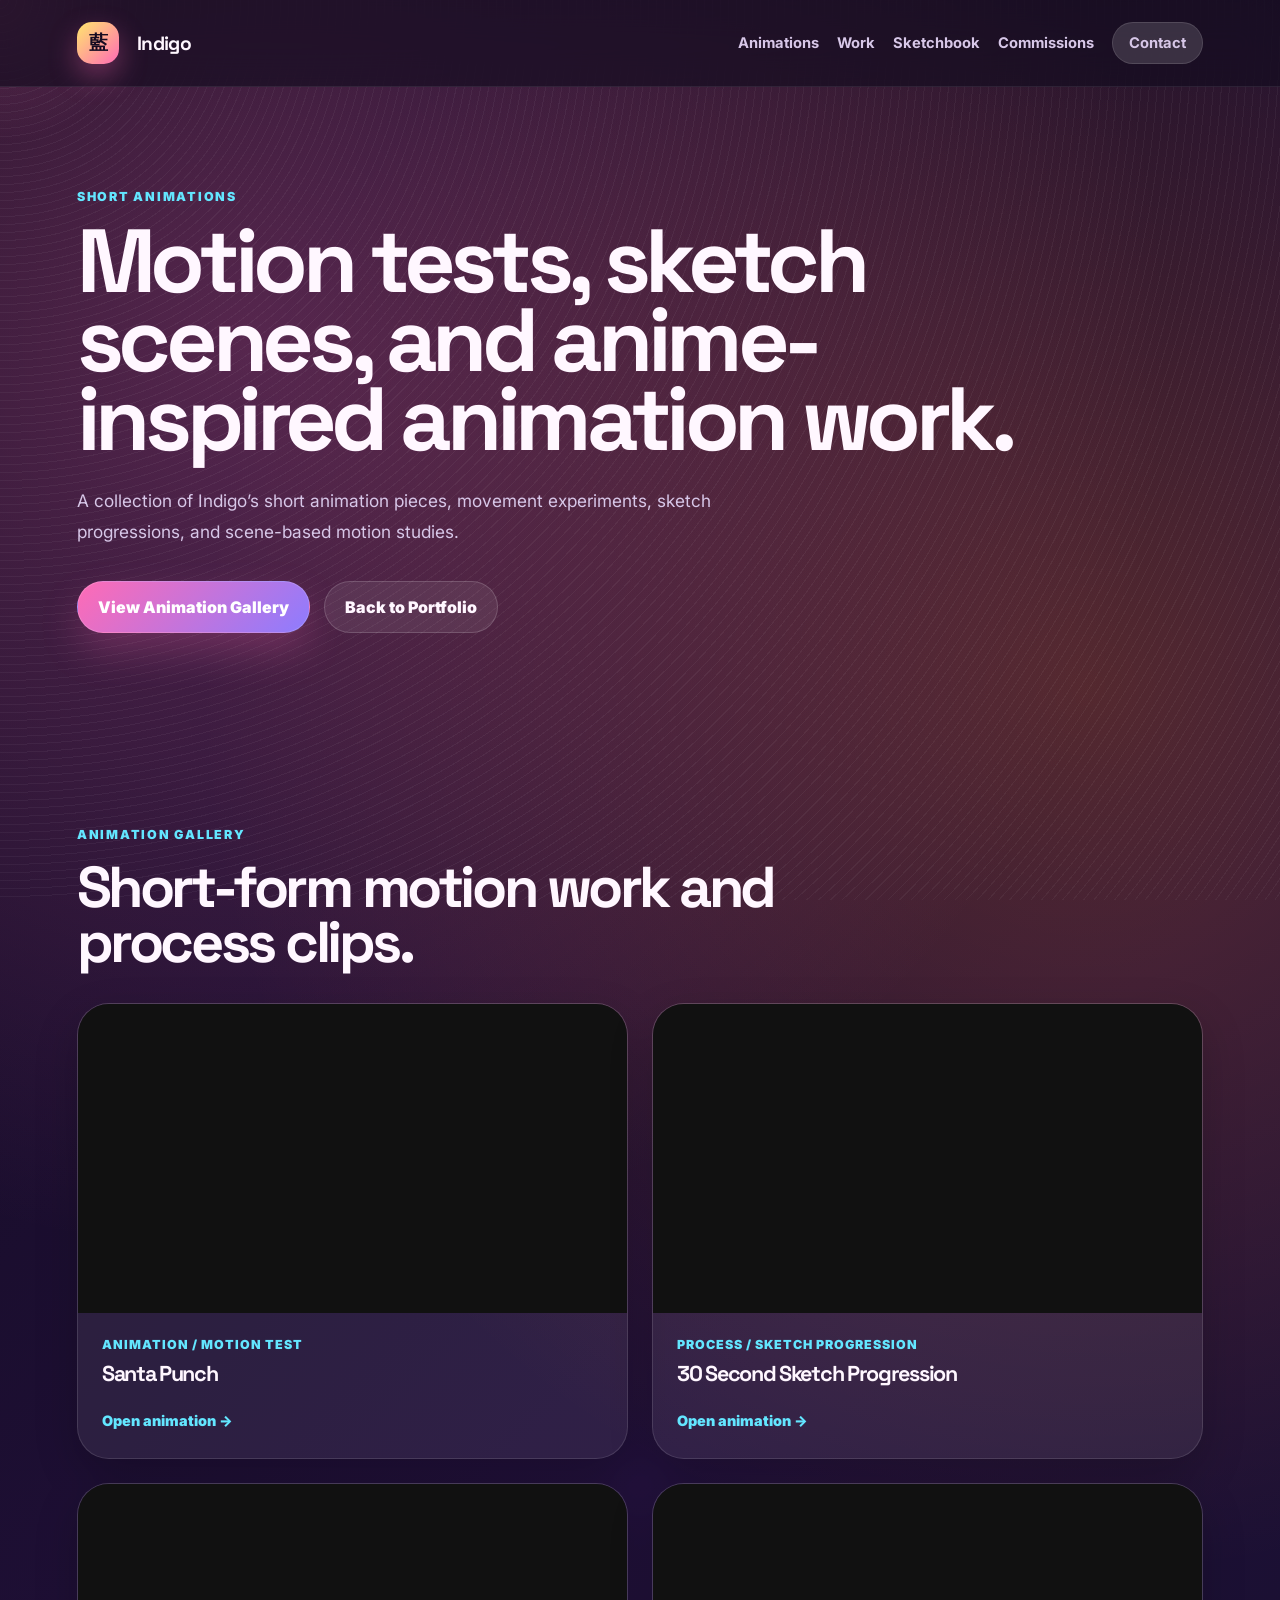
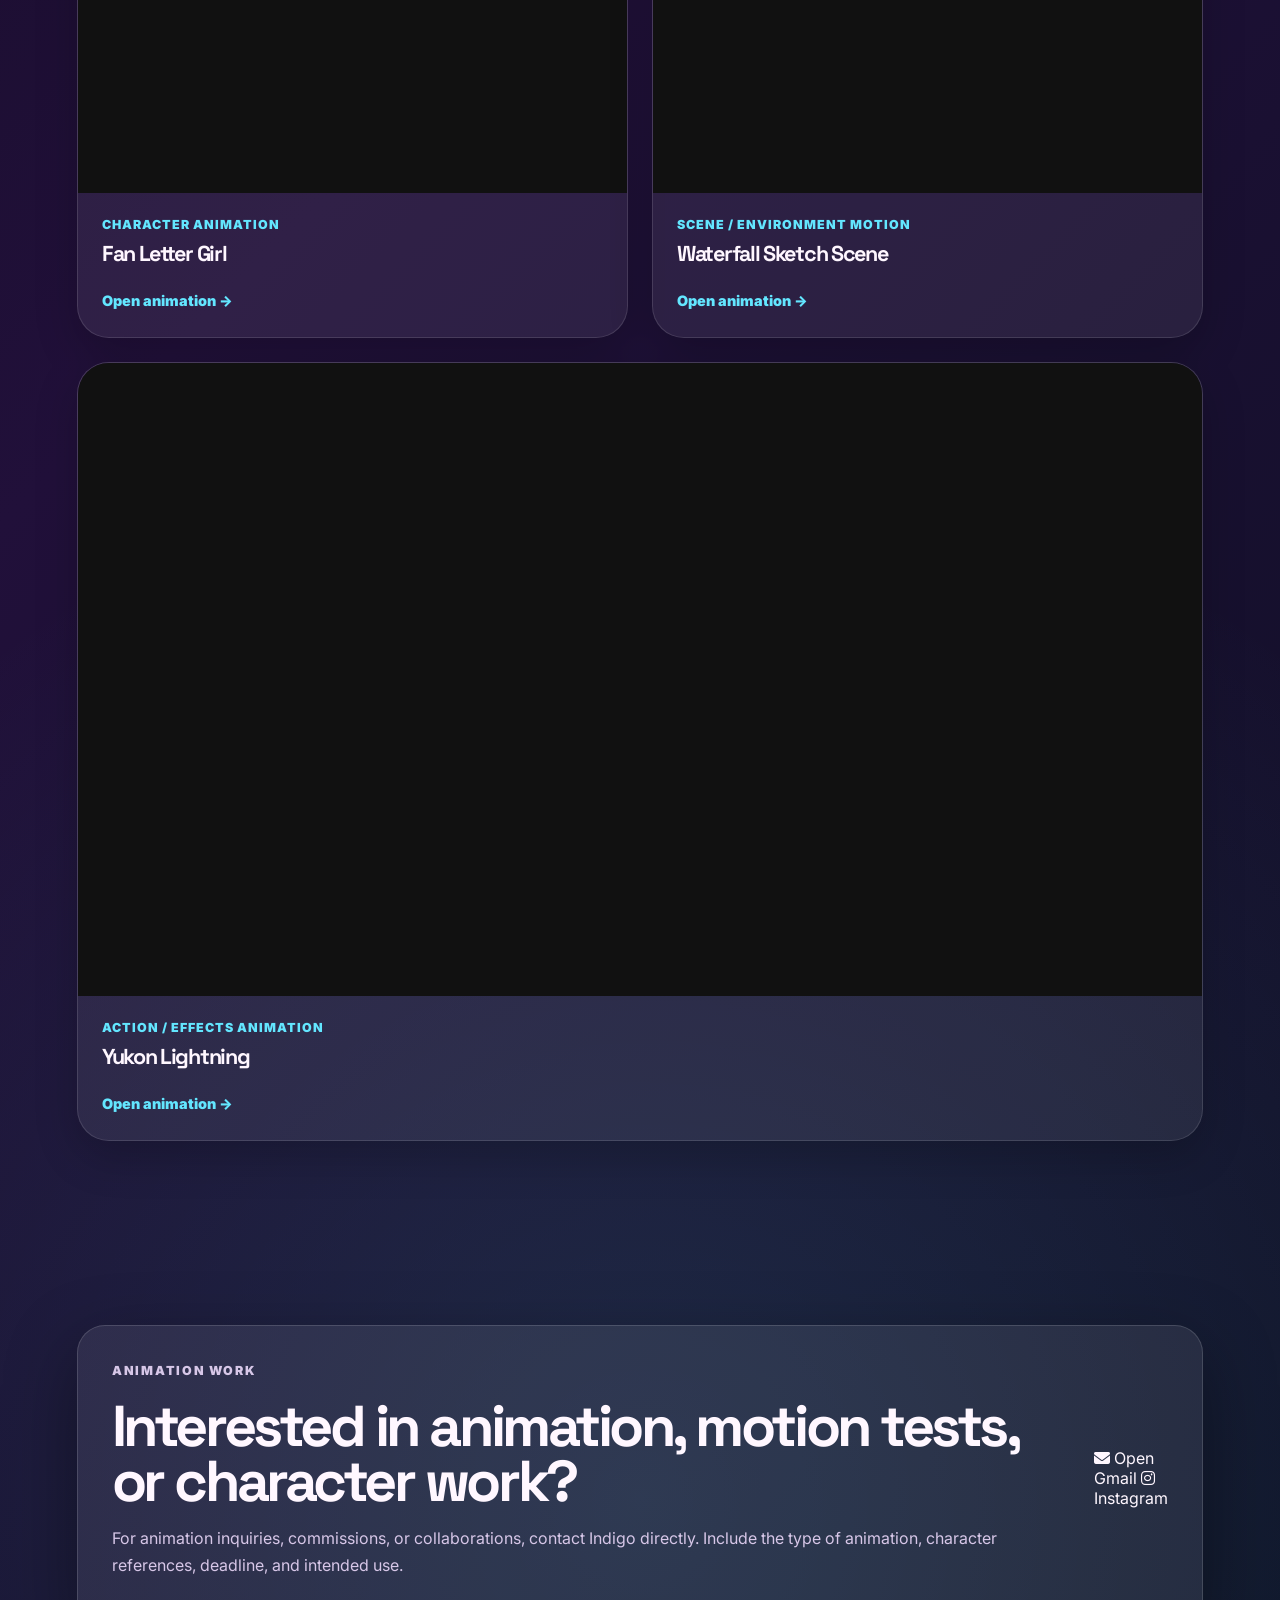
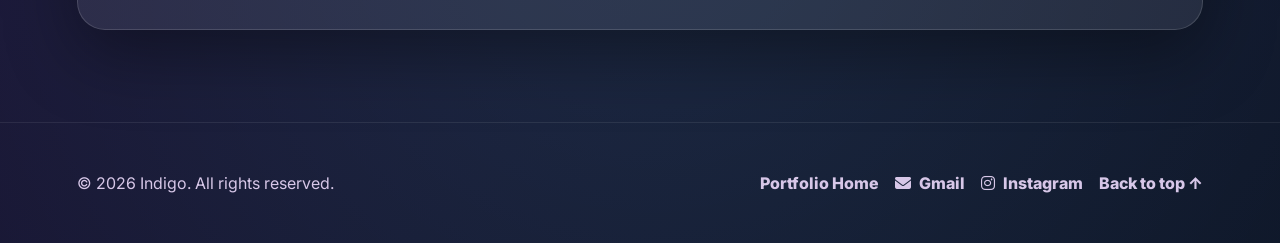
<file: animations.html>
<!DOCTYPE html>
<html lang="en">
<head>
  <meta charset="UTF-8" />
  <meta name="viewport" content="width=device-width, initial-scale=1.0" />

  <title>Indigo | Short Animations</title>

  <link rel="preconnect" href="https://fonts.googleapis.com">
  <link rel="preconnect" href="https://fonts.gstatic.com" crossorigin>

  <link href="https://fonts.googleapis.com/css2?family=Inter:wght@400;500;700;900&family=Space+Grotesk:wght@500;700&display=swap" rel="stylesheet">

  <link rel="stylesheet" href="https://cdnjs.cloudflare.com/ajax/libs/font-awesome/6.5.1/css/all.min.css">

  <link rel="stylesheet" href="style.css" />
</head>

<body>
  <div class="cursor-glow"></div>
  <div class="grain"></div>

  <header class="site-header">
    <a href="index.html#top" class="brand" aria-label="Indigo home">
      <span class="brand-mark">藍</span>
      <span>Indigo</span>
    </a>

    <button class="menu-toggle" aria-label="Open navigation" aria-expanded="false">
      <span></span>
      <span></span>
    </button>

    <nav class="nav-links">
      <a href="animations.html">Animations</a>
      <a href="index.html#work">Work</a>
      <a href="index.html#sketchbook">Sketchbook</a>
      <a href="index.html#commissions">Commissions</a>
      <a href="index.html#info" class="pill-link">Contact</a>
    </nav>
  </header>

  <main id="top">

    <section class="page-hero section-pad">
      <div class="page-hero-copy reveal">
        <p class="eyebrow">Short Animations</p>
        <h1>Motion tests, sketch scenes, and anime-inspired animation work.</h1>

        <p class="hero-text">
          A collection of Indigo’s short animation pieces, movement experiments,
          sketch progressions, and scene-based motion studies.
        </p>

        <div class="hero-actions">
          <a href="#animations" class="button primary">View Animation Gallery</a>
          <a href="index.html" class="button ghost">Back to Portfolio</a>
        </div>
      </div>
    </section>

    <section id="animations" class="animations-section section-pad">
      <div class="section-heading reveal">
        <p class="eyebrow">Animation Gallery</p>
        <h2>Short-form motion work and process clips.</h2>
      </div>

      <div class="animation-grid">

        <button
          class="animation-card reveal"
          data-video="videos/SANTAPUNCH_Indigo_Final.mp4"
          data-title="Santa Punch"
          data-type="Animation / Motion Test"
          data-year="2025"
          data-description="A short action-focused animation built around impact, timing, and character energy."
        >
          <div class="animation-video-wrap">
            <video class="animation-preview" autoplay muted loop playsinline preload="metadata">
              <source src="videos/SANTAPUNCH_Indigo_Final.mp4" type="video/mp4">
            </video>
          </div>

          <div class="animation-info">
            <p>Animation / Motion Test</p>
            <h3>Santa Punch</h3>
            <span>Open animation →</span>
          </div>
        </button>

        <button
          class="animation-card reveal"
          data-video="videos/30sec_Sketch_Progression.mp4"
          data-title="30 Second Sketch Progression"
          data-type="Process / Sketch Progression"
          data-year="2025"
          data-description="A short progress clip showing how a sketch develops through motion and visual buildup."
        >
          <div class="animation-video-wrap">
            <video class="animation-preview" autoplay muted loop playsinline preload="metadata">
              <source src="videos/30sec_Sketch_Progression.mp4" type="video/mp4">
            </video>
          </div>

          <div class="animation-info">
            <p>Process / Sketch Progression</p>
            <h3>30 Second Sketch Progression</h3>
            <span>Open animation →</span>
          </div>
        </button>

        <button
          class="animation-card reveal"
          data-video="videos/MePachifront_FanLetterGirl.mp4"
          data-title="Fan Letter Girl"
          data-type="Character Animation"
          data-year="2025"
          data-description="A character-focused animation clip centered on expression, timing, and visual storytelling."
        >
          <div class="animation-video-wrap">
            <video class="animation-preview" autoplay muted loop playsinline preload="metadata">
              <source src="videos/MePachifront_FanLetterGirl.mp4" type="video/mp4">
            </video>
          </div>

          <div class="animation-info">
            <p>Character Animation</p>
            <h3>Fan Letter Girl</h3>
            <span>Open animation →</span>
          </div>
        </button>

        <button
          class="animation-card reveal"
          data-video="videos/Waterfall_Sketch_Scene.mp4"
          data-title="Waterfall Sketch Scene"
          data-type="Scene / Environment Motion"
          data-year="2025"
          data-description="A scene-based motion study using environment, atmosphere, and sketch-style movement."
        >
          <div class="animation-video-wrap">
            <video class="animation-preview" autoplay muted loop playsinline preload="metadata">
              <source src="videos/Waterfall_Sketch_Scene.mp4" type="video/mp4">
            </video>
          </div>

          <div class="animation-info">
            <p>Scene / Environment Motion</p>
            <h3>Waterfall Sketch Scene</h3>
            <span>Open animation →</span>
          </div>
        </button>

        <button
          class="animation-card reveal wide-animation-card"
          data-video="videos/Yukonlightning2ndkey.mp4"
          data-title="Yukon Lightning"
          data-type="Action / Effects Animation"
          data-year="2025"
          data-description="An action and effects animation test focused on energy, timing, and dramatic movement."
        >
          <div class="animation-video-wrap">
            <video class="animation-preview" autoplay muted loop playsinline preload="metadata">
              <source src="videos/Yukonlightning2ndkey.mp4" type="video/mp4">
            </video>
          </div>

          <div class="animation-info">
            <p>Action / Effects Animation</p>
            <h3>Yukon Lightning</h3>
            <span>Open animation →</span>
          </div>
        </button>

      </div>
    </section>

    <section class="animation-cta section-pad reveal">
      <div class="info-card">
        <div>
          <p class="eyebrow">Animation Work</p>
          <h2>Interested in animation, motion tests, or character work?</h2>

          <p>
            For animation inquiries, commissions, or collaborations, contact Indigo directly.
            Include the type of animation, character references, deadline, and intended use.
          </p>
        </div>

        <div class="contact-panel">
          <a href="https://mail.google.com/mail/?view=cm&amp;fs=1&amp;to=indigoblade609@gmail.com&amp;su=Animation%20Inquiry%20for%20Indigo" target="_blank" rel="noopener noreferrer">
            <i class="fa-solid fa-envelope"></i>
            <span>Open Gmail</span>
          </a>

          <a href="https://www.instagram.com/indigo_jp/" target="_blank" rel="noopener noreferrer">
            <i class="fa-brands fa-instagram"></i>
            <span>Instagram</span>
          </a>
        </div>
      </div>
    </section>

  </main>

  <div class="video-modal" id="videoModal" aria-hidden="true">
    <div class="video-modal-overlay" data-close-video-modal></div>

    <div class="video-modal-content" role="dialog" aria-modal="true" aria-labelledby="videoModalTitle">
      <button class="modal-close" type="button" aria-label="Close animation" data-close-video-modal>×</button>

      <div class="video-modal-player">
        <video id="modalVideo" controls playsinline>
          <source id="modalVideoSource" src="" type="video/mp4">
          Your browser does not support the video tag.
        </video>
      </div>

      <div class="video-modal-info">
        <p class="eyebrow" id="videoModalType">Animation Type</p>
        <h2 id="videoModalTitle">Animation Title</h2>

        <div class="project-meta">
          <span id="videoModalYear">Year</span>
          <span>MP4 Video</span>
        </div>

        <p id="videoModalDescription">
          Animation description goes here.
        </p>

        <a href="https://mail.google.com/mail/?view=cm&amp;fs=1&amp;to=indigoblade609@gmail.com&amp;su=Animation%20Inquiry%20for%20Indigo" target="_blank" rel="noopener noreferrer" class="button primary">
          <i class="fa-solid fa-envelope"></i>
          Inquire About Animation
        </a>
      </div>
    </div>
  </div>

  <footer class="footer">
    <p>© 2026 Indigo. All rights reserved.</p>

    <div class="footer-links">
      <a href="index.html">Portfolio Home</a>

      <a href="https://mail.google.com/mail/?view=cm&amp;fs=1&amp;to=indigoblade609@gmail.com&amp;su=Animation%20Inquiry%20for%20Indigo" target="_blank" rel="noopener noreferrer">
        <i class="fa-solid fa-envelope"></i>
        Gmail
      </a>

      <a href="https://www.instagram.com/indigo_jp/" target="_blank" rel="noopener noreferrer">
        <i class="fa-brands fa-instagram"></i>
        Instagram
      </a>

      <a href="#top">Back to top ↑</a>
    </div>
  </footer>

  <script src="script.js"></script>
</body>
</html>
</file>
<file: style.css>
:root {
  --bg: #120b1f;
  --panel: rgba(255, 255, 255, 0.08);
  --panel-strong: rgba(255, 255, 255, 0.14);
  --text: #fff7ff;
  --muted: #d7c7e8;
  --pink: #ff6bb5;
  --violet: #8d7cff;
  --cyan: #63e6ff;
  --yellow: #ffe66d;
  --orange: #ff7a1a;
  --red: #ff2e1f;
  --shadow: 0 24px 70px rgba(0, 0, 0, 0.38);
  --radius: 28px;
}

* {
  box-sizing: border-box;
}

html {
  scroll-behavior: smooth;
}

body {
  margin: 0;
  font-family: Inter, system-ui, sans-serif;
  color: var(--text);
  background:
    radial-gradient(circle at 20% 10%, rgba(255, 107, 181, 0.28), transparent 28%),
    radial-gradient(circle at 85% 20%, rgba(255, 122, 26, 0.24), transparent 30%),
    radial-gradient(circle at 50% 90%, rgba(99, 230, 255, 0.12), transparent 34%),
    linear-gradient(135deg, #120b1f 0%, #21103a 45%, #0c1022 100%);
  min-height: 100vh;
  overflow-x: hidden;
}

body.modal-open {
  overflow: hidden;
}

a {
  color: inherit;
  text-decoration: none;
}

button {
  font: inherit;
}

img {
  max-width: 100%;
}

.grain {
  position: fixed;
  inset: 0;
  pointer-events: none;
  opacity: 0.12;
  background-image: repeating-radial-gradient(
    circle at 0 0,
    rgba(255, 255, 255, 0.4) 0 1px,
    transparent 1px 8px
  );
  z-index: 1;
}

.cursor-glow {
  position: fixed;
  width: 320px;
  height: 320px;
  border-radius: 50%;
  background: radial-gradient(circle, rgba(255, 107, 181, 0.16), transparent 64%);
  pointer-events: none;
  transform: translate(-50%, -50%);
  z-index: 0;
}

.site-header {
  position: sticky;
  top: 0;
  z-index: 20;
  display: flex;
  align-items: center;
  justify-content: space-between;
  padding: 22px 6vw;
  backdrop-filter: blur(18px);
  background: rgba(18, 11, 31, 0.64);
  border-bottom: 1px solid rgba(255, 255, 255, 0.08);
}

.brand,
.nav-links {
  display: flex;
  align-items: center;
  gap: 18px;
}

.brand {
  font-family: "Space Grotesk", sans-serif;
  font-weight: 700;
  letter-spacing: -0.03em;
  font-size: 1.2rem;
}

.brand-mark {
  display: grid;
  place-items: center;
  width: 42px;
  height: 42px;
  border-radius: 15px;
  color: #160b22;
  background: linear-gradient(135deg, var(--yellow), var(--pink));
  box-shadow: 0 12px 28px rgba(255, 107, 181, 0.35);
}

.nav-links a {
  color: var(--muted);
  font-weight: 700;
  font-size: 0.92rem;
}

.nav-links a:hover {
  color: white;
}

.pill-link {
  padding: 11px 16px;
  border-radius: 999px;
  background: var(--panel-strong);
  border: 1px solid rgba(255, 255, 255, 0.12);
}

.menu-toggle {
  display: none;
}

.section-pad {
  padding: 92px 6vw;
  position: relative;
  z-index: 2;
}

.hero,
.page-hero {
  display: grid;
  grid-template-columns: minmax(0, 1.05fr) minmax(320px, 0.95fr);
  align-items: center;
  gap: 54px;
  min-height: calc(100vh - 88px);
}

.page-hero {
  grid-template-columns: 1fr;
  min-height: 72vh;
}

.eyebrow {
  color: var(--cyan);
  font-weight: 900;
  letter-spacing: 0.14em;
  text-transform: uppercase;
  font-size: 0.78rem;
  margin: 0 0 18px;
}

h1,
h2,
h3 {
  font-family: "Space Grotesk", sans-serif;
  letter-spacing: -0.06em;
  margin: 0;
}

h1 {
  font-size: clamp(3.2rem, 7vw, 7.5rem);
  line-height: 0.88;
  max-width: 980px;
}

h2 {
  font-size: clamp(2.1rem, 4.5vw, 4.6rem);
  line-height: 0.95;
}

h3 {
  font-size: 1.35rem;
}

.hero-text {
  color: var(--muted);
  max-width: 650px;
  line-height: 1.8;
  font-size: 1.08rem;
  margin: 26px 0 0;
}

.hero-actions {
  display: flex;
  flex-wrap: wrap;
  gap: 14px;
  margin-top: 34px;
}

.button {
  display: inline-flex;
  align-items: center;
  justify-content: center;
  gap: 10px;
  padding: 15px 20px;
  border-radius: 999px;
  font-weight: 900;
  border: 1px solid rgba(255, 255, 255, 0.16);
}

.small-button {
  margin-top: 18px;
}

.button.primary {
  background: linear-gradient(135deg, var(--pink), var(--violet));
  box-shadow: 0 18px 38px rgba(255, 107, 181, 0.22);
  color: white;
}

.button.ghost {
  background: rgba(255, 255, 255, 0.08);
}

.hero-art {
  position: relative;
  min-height: 620px;
  display: grid;
  place-items: center;
}

.hero-art::before {
  content: "";
  position: absolute;
  width: 440px;
  height: 440px;
  border-radius: 50%;
  background: radial-gradient(circle at 35% 35%, #fff8c7, #ff7a1a 42%, #ff2e1f 72%);
  filter: blur(0.2px);
  box-shadow: 0 0 90px rgba(255, 122, 26, 0.35);
  animation: float 6s ease-in-out infinite;
}

.hero-image-card {
  position: relative;
  width: min(460px, 88vw);
  height: 600px;
  border-radius: 48px;
  overflow: hidden;
  background: rgba(255, 255, 255, 0.08);
  border: 1px solid rgba(255, 255, 255, 0.22);
  box-shadow: var(--shadow);
  transform: rotate(2deg);
}

.hero-image-card img {
  width: 100%;
  height: 100%;
  object-fit: cover;
  display: block;
}

.section-heading {
  max-width: 860px;
  margin-bottom: 34px;
}

.featured-card,
.info-card {
  display: grid;
  grid-template-columns: auto 1fr;
  gap: 24px;
  align-items: center;
  padding: 34px;
  border-radius: var(--radius);
  background: var(--panel);
  border: 1px solid rgba(255, 255, 255, 0.14);
  box-shadow: var(--shadow);
}

.featured-card p,
.info-card p,
.project-info p,
.service-card p,
.modal-info p,
.video-copy p,
.animation-info span {
  color: var(--muted);
  line-height: 1.7;
}

.video-feature-card {
  display: grid;
  grid-template-columns: minmax(0, 1.2fr) minmax(280px, 0.8fr);
  gap: 28px;
  align-items: center;
  padding: 24px;
  border-radius: 34px;
  background: var(--panel);
  border: 1px solid rgba(255, 255, 255, 0.14);
  box-shadow: var(--shadow);
}

.video-wrap {
  border-radius: 26px;
  overflow: hidden;
  background: #111;
  border: 1px solid rgba(255, 255, 255, 0.12);
  aspect-ratio: 16 / 9;
}

.video-wrap video {
  width: 100%;
  height: 100%;
  display: block;
  object-fit: cover;
  background: #111;
}

.video-copy {
  padding: 12px;
}

.filter-row {
  display: flex;
  flex-wrap: wrap;
  gap: 12px;
  margin: 26px 0 42px;
}

.filter-btn {
  border: 1px solid rgba(255, 255, 255, 0.14);
  background: rgba(255, 255, 255, 0.08);
  color: var(--text);
  border-radius: 999px;
  padding: 11px 16px;
  cursor: pointer;
  font-weight: 800;
}

.filter-btn.active {
  background: var(--text);
  color: #160b22;
}

.work-group {
  margin-top: 58px;
}

.work-group:first-of-type {
  margin-top: 0;
}

.work-group.group-hidden {
  display: none;
}

.work-group-heading {
  margin-bottom: 22px;
}

.work-group-heading h3 {
  font-size: clamp(1.7rem, 3vw, 2.6rem);
}

.portfolio-grid {
  display: grid;
  grid-template-columns: repeat(3, minmax(0, 1fr));
  gap: 22px;
  grid-auto-flow: dense;
  align-items: start;
}

.project-card {
  display: block;
  text-align: left;
  color: var(--text);
  border-radius: var(--radius);
  overflow: hidden;
  background: rgba(255, 255, 255, 0.07);
  border: 1px solid rgba(255, 255, 255, 0.12);
  box-shadow: 0 16px 44px rgba(0, 0, 0, 0.2);
  transition: transform 0.25s ease, border-color 0.25s ease;
  cursor: pointer;
  padding: 0;
  align-self: start;
}

.project-card:hover {
  transform: translateY(-8px);
  border-color: rgba(255, 255, 255, 0.28);
}

.thumb {
  height: 420px;
  position: relative;
  overflow: hidden;
  background: #111;
}

.image-thumb img {
  width: 100%;
  height: 100%;
  min-height: 0;
  object-fit: cover;
  display: block;
  transition: transform 0.35s ease;
}

.sketch-thumb {
  background: #f7f7f7;
}

.sketch-thumb img {
  object-fit: contain;
  object-position: center center;
  background: #f7f7f7;
}

.landscape-thumb img {
  object-fit: cover;
  object-position: center center;
}

.wide-card {
  grid-column: span 2;
}

.wide-card .thumb {
  height: auto;
  aspect-ratio: 16 / 9;
}

.wide-card .image-thumb img {
  object-fit: cover;
}

.project-card:hover .image-thumb img {
  transform: scale(1.05);
}

.project-info {
  padding: 22px;
}

.project-info p {
  margin: 0 0 5px;
  font-size: 0.88rem;
}

.project-info span {
  display: inline-block;
  margin-top: 12px;
  color: var(--cyan);
  font-weight: 900;
  font-size: 0.9rem;
}

.animation-grid {
  display: grid;
  grid-template-columns: repeat(2, minmax(0, 1fr));
  gap: 24px;
  align-items: start;
}

.animation-card {
  display: block;
  text-align: left;
  color: var(--text);
  cursor: pointer;
  padding: 0;
  overflow: hidden;
  border-radius: 32px;
  background: rgba(255, 255, 255, 0.07);
  border: 1px solid rgba(255, 255, 255, 0.12);
  box-shadow: 0 16px 44px rgba(0, 0, 0, 0.2);
  transition: transform 0.25s ease, border-color 0.25s ease;
}

.animation-card:hover {
  transform: translateY(-8px);
  border-color: rgba(255, 255, 255, 0.28);
}

.wide-animation-card {
  grid-column: span 2;
}

.animation-video-wrap {
  background: #111;
  aspect-ratio: 16 / 9;
  overflow: hidden;
}

.animation-video-wrap video {
  width: 100%;
  height: 100%;
  object-fit: cover;
  display: block;
  background: #111;
}

.animation-info {
  padding: 24px;
}

.animation-info p {
  margin: 0 0 8px;
  color: var(--cyan);
  font-weight: 900;
  letter-spacing: 0.08em;
  text-transform: uppercase;
  font-size: 0.78rem;
}

.animation-info h3 {
  margin-bottom: 10px;
}

.animation-info span {
  display: inline-block;
  margin-top: 12px;
  color: var(--cyan);
  font-weight: 900;
  font-size: 0.9rem;
}

.service-grid {
  display: grid;
  grid-template-columns: repeat(4, minmax(0, 1fr));
  gap: 18px;
}

.service-card {
  padding: 26px;
  border-radius: var(--radius);
  background: var(--panel);
  border: 1px solid rgba(255, 255, 255, 0.12);
  box-shadow: 0 16px 44px rgba(0, 0, 0, 0.18);
}

.service-card h3 {
  margin-bottom: 12px;
}

.service-card p {
  margin: 0;
}

.contact-section {
  background:
    radial-gradient(circle at 15% 20%, rgba(255, 107, 181, 0.16), transparent 26%),
    radial-gradient(circle at 90% 80%, rgba(99, 230, 255, 0.1), transparent 30%);
}

.contact-form-wrap {
  width: min(760px, 100%);
  margin: 0 auto;
}

.contact-form-wrap h2 {
  text-transform: uppercase;
  font-size: clamp(2.4rem, 5vw, 4.4rem);
  line-height: 0.95;
  max-width: 720px;
}

.contact-intro {
  color: var(--muted);
  line-height: 1.7;
  max-width: 620px;
  margin: 28px 0 42px;
  font-size: 1.05rem;
}

.vanda-contact-form {
  display: grid;
  gap: 24px;
}

.form-row {
  display: grid;
  gap: 10px;
}

.form-row label {
  font-weight: 800;
  color: var(--text);
  letter-spacing: 0.02em;
}

.form-row input,
.form-row select,
.form-row textarea {
  width: 100%;
  border: 1px solid rgba(255, 255, 255, 0.22);
  background: rgba(255, 255, 255, 0.96);
  color: #160b22;
  padding: 16px 18px;
  border-radius: 0;
  font: inherit;
  outline: none;
}

.form-row input,
.form-row select {
  height: 58px;
}

.form-row textarea {
  min-height: 180px;
  resize: vertical;
}

.form-row input:focus,
.form-row select:focus,
.form-row textarea:focus {
  border-color: var(--cyan);
  box-shadow: 0 0 0 3px rgba(99, 230, 255, 0.18);
}

.contact-submit {
  width: fit-content;
  margin-top: 6px;
  border: 0;
  cursor: pointer;
}

.contact-submit:disabled {
  opacity: 0.7;
  cursor: not-allowed;
}

.form-status {
  display: none;
  margin: 6px 0 0;
  padding: 18px 20px;
  border-radius: 18px;
  font-weight: 800;
  line-height: 1.6;
}

.form-status.success {
  display: block;
  color: #ffffff;
  background: rgba(99, 230, 255, 0.14);
  border: 1px solid rgba(99, 230, 255, 0.32);
}

.form-status.error {
  display: block;
  color: #ffffff;
  background: rgba(255, 46, 31, 0.14);
  border: 1px solid rgba(255, 46, 31, 0.32);
}

.contact-social-row {
  margin-top: 34px;
  display: flex;
  flex-wrap: wrap;
  gap: 14px;
}

.contact-social-row a {
  display: inline-flex;
  align-items: center;
  gap: 12px;
  padding: 15px 18px;
  border-radius: 999px;
  font-weight: 900;
  background: rgba(255, 255, 255, 0.08);
  border: 1px solid rgba(255, 255, 255, 0.14);
  color: var(--text);
}

.contact-social-row a:hover {
  background: rgba(255, 255, 255, 0.16);
}

.contact-social-row i {
  font-size: 1.2rem;
}

.modal {
  position: fixed;
  inset: 0;
  z-index: 100;
  display: none;
  padding: 28px;
}

.modal.open {
  display: grid;
  place-items: center;
}

.modal-overlay {
  position: absolute;
  inset: 0;
  background: rgba(5, 3, 12, 0.78);
  backdrop-filter: blur(10px);
}

.modal-content {
  position: relative;
  z-index: 101;
  width: min(1120px, 96vw);
  max-height: 90vh;
  overflow: auto;
  display: grid;
  grid-template-columns: 1.05fr 0.95fr;
  gap: 28px;
  padding: 24px;
  border-radius: 34px;
  background: rgba(24, 14, 42, 0.96);
  border: 1px solid rgba(255, 255, 255, 0.16);
  box-shadow: var(--shadow);
}

.modal-close {
  position: absolute;
  right: 20px;
  top: 18px;
  z-index: 102;
  width: 42px;
  height: 42px;
  border: 0;
  border-radius: 50%;
  cursor: pointer;
  background: rgba(255, 255, 255, 0.12);
  color: white;
  font-size: 2rem;
  line-height: 1;
}

.modal-image-wrap {
  border-radius: 26px;
  overflow: hidden;
  background: #111;
  max-height: 78vh;
}

.modal-image-wrap img {
  width: 100%;
  height: 100%;
  max-height: 78vh;
  object-fit: contain;
  display: block;
  background: #111;
}

.modal-info {
  align-self: center;
  padding: 20px;
}

.project-meta {
  display: flex;
  flex-wrap: wrap;
  gap: 10px;
  margin: 20px 0;
}

.project-meta span {
  padding: 10px 14px;
  border-radius: 999px;
  background: rgba(255, 255, 255, 0.08);
  color: var(--muted);
  font-weight: 800;
  font-size: 0.88rem;
}

.modal-info .button {
  margin-top: 18px;
}

.video-modal {
  position: fixed;
  inset: 0;
  z-index: 100;
  display: none;
  padding: 28px;
}

.video-modal.open {
  display: grid;
  place-items: center;
}

.video-modal-overlay {
  position: absolute;
  inset: 0;
  background: rgba(5, 3, 12, 0.78);
  backdrop-filter: blur(10px);
}

.video-modal-content {
  position: relative;
  z-index: 101;
  width: min(1180px, 96vw);
  max-height: 90vh;
  overflow: auto;
  display: grid;
  grid-template-columns: 1.2fr 0.8fr;
  gap: 28px;
  padding: 24px;
  border-radius: 34px;
  background: rgba(24, 14, 42, 0.96);
  border: 1px solid rgba(255, 255, 255, 0.16);
  box-shadow: var(--shadow);
}

.video-modal-player {
  border-radius: 26px;
  overflow: hidden;
  background: #111;
  align-self: center;
  aspect-ratio: 16 / 9;
}

.video-modal-player video {
  width: 100%;
  height: 100%;
  object-fit: contain;
  display: block;
  background: #111;
}

.video-modal-info {
  align-self: center;
  padding: 20px;
}

.video-modal-info p {
  color: var(--muted);
  line-height: 1.7;
}

.footer {
  position: relative;
  z-index: 2;
  display: flex;
  justify-content: space-between;
  align-items: center;
  gap: 18px;
  padding: 34px 6vw;
  color: var(--muted);
  border-top: 1px solid rgba(255, 255, 255, 0.08);
}

.footer-links {
  display: flex;
  flex-wrap: wrap;
  gap: 16px;
}

.footer-links a {
  display: inline-flex;
  align-items: center;
  gap: 8px;
  font-weight: 800;
}

.footer-links a:hover {
  color: white;
}

.reveal {
  opacity: 0;
  transform: translateY(26px);
  transition: opacity 0.75s ease, transform 0.75s ease;
}

.reveal.visible {
  opacity: 1;
  transform: translateY(0);
}

.project-card.hidden {
  display: none;
}

@keyframes float {
  50% {
    transform: translateY(-18px) scale(1.03);
  }
}

@media (max-width: 1150px) {
  .service-grid {
    grid-template-columns: repeat(2, minmax(0, 1fr));
  }

  .video-feature-card {
    grid-template-columns: 1fr;
  }
}

@media (max-width: 1050px) {
  .portfolio-grid,
  .animation-grid {
    grid-template-columns: repeat(2, minmax(0, 1fr));
  }

  .wide-card,
  .wide-animation-card {
    grid-column: span 2;
  }

  .modal-content,
  .video-modal-content {
    grid-template-columns: 1fr;
  }

  .modal-info,
  .video-modal-info {
    padding: 6px;
  }
}

@media (max-width: 900px) {
  .menu-toggle {
    display: grid;
    gap: 6px;
    border: 0;
    background: transparent;
    padding: 10px;
  }

  .menu-toggle span {
    width: 28px;
    height: 2px;
    background: white;
    display: block;
  }

  .nav-links {
    position: fixed;
    right: 6vw;
    top: 80px;
    display: none;
    flex-direction: column;
    align-items: flex-start;
    width: min(260px, 88vw);
    padding: 20px;
    border-radius: 22px;
    background: rgba(18, 11, 31, 0.95);
    border: 1px solid rgba(255, 255, 255, 0.12);
  }

  .nav-links.open {
    display: flex;
  }

  .hero {
    grid-template-columns: 1fr;
    padding-top: 56px;
  }

  .hero-art {
    min-height: 520px;
  }

  .hero-art::before {
    width: 330px;
    height: 330px;
  }

  .hero-image-card {
    width: min(390px, 88vw);
    height: 500px;
  }

  .info-card,
  .featured-card {
    grid-template-columns: 1fr;
  }

  .footer {
    flex-direction: column;
    align-items: flex-start;
  }
}

@media (max-width: 650px) {
  .section-pad {
    padding: 70px 5vw;
  }

  .portfolio-grid,
  .service-grid,
  .animation-grid {
    grid-template-columns: 1fr;
  }

  .wide-card,
  .wide-animation-card {
    grid-column: span 1;
  }

  .wide-card .thumb {
    aspect-ratio: 4 / 3;
  }

  .thumb {
    height: 420px;
  }

  .image-thumb img {
    min-height: 0;
  }

  h1 {
    font-size: clamp(2.7rem, 15vw, 4.2rem);
  }

  h2 {
    font-size: clamp(2rem, 12vw, 3.2rem);
  }

  .modal,
  .video-modal {
    padding: 12px;
  }

  .modal-content,
  .video-modal-content {
    padding: 14px;
    border-radius: 24px;
  }

  .modal-image-wrap img {
    max-height: 62vh;
  }

  .video-modal-player {
    aspect-ratio: 16 / 9;
  }

  .contact-form-wrap h2 {
    font-size: clamp(2.2rem, 13vw, 3.4rem);
  }

  .form-row input,
  .form-row select {
    height: 54px;
  }

  .form-row textarea {
    min-height: 150px;
  }
}
</file>
